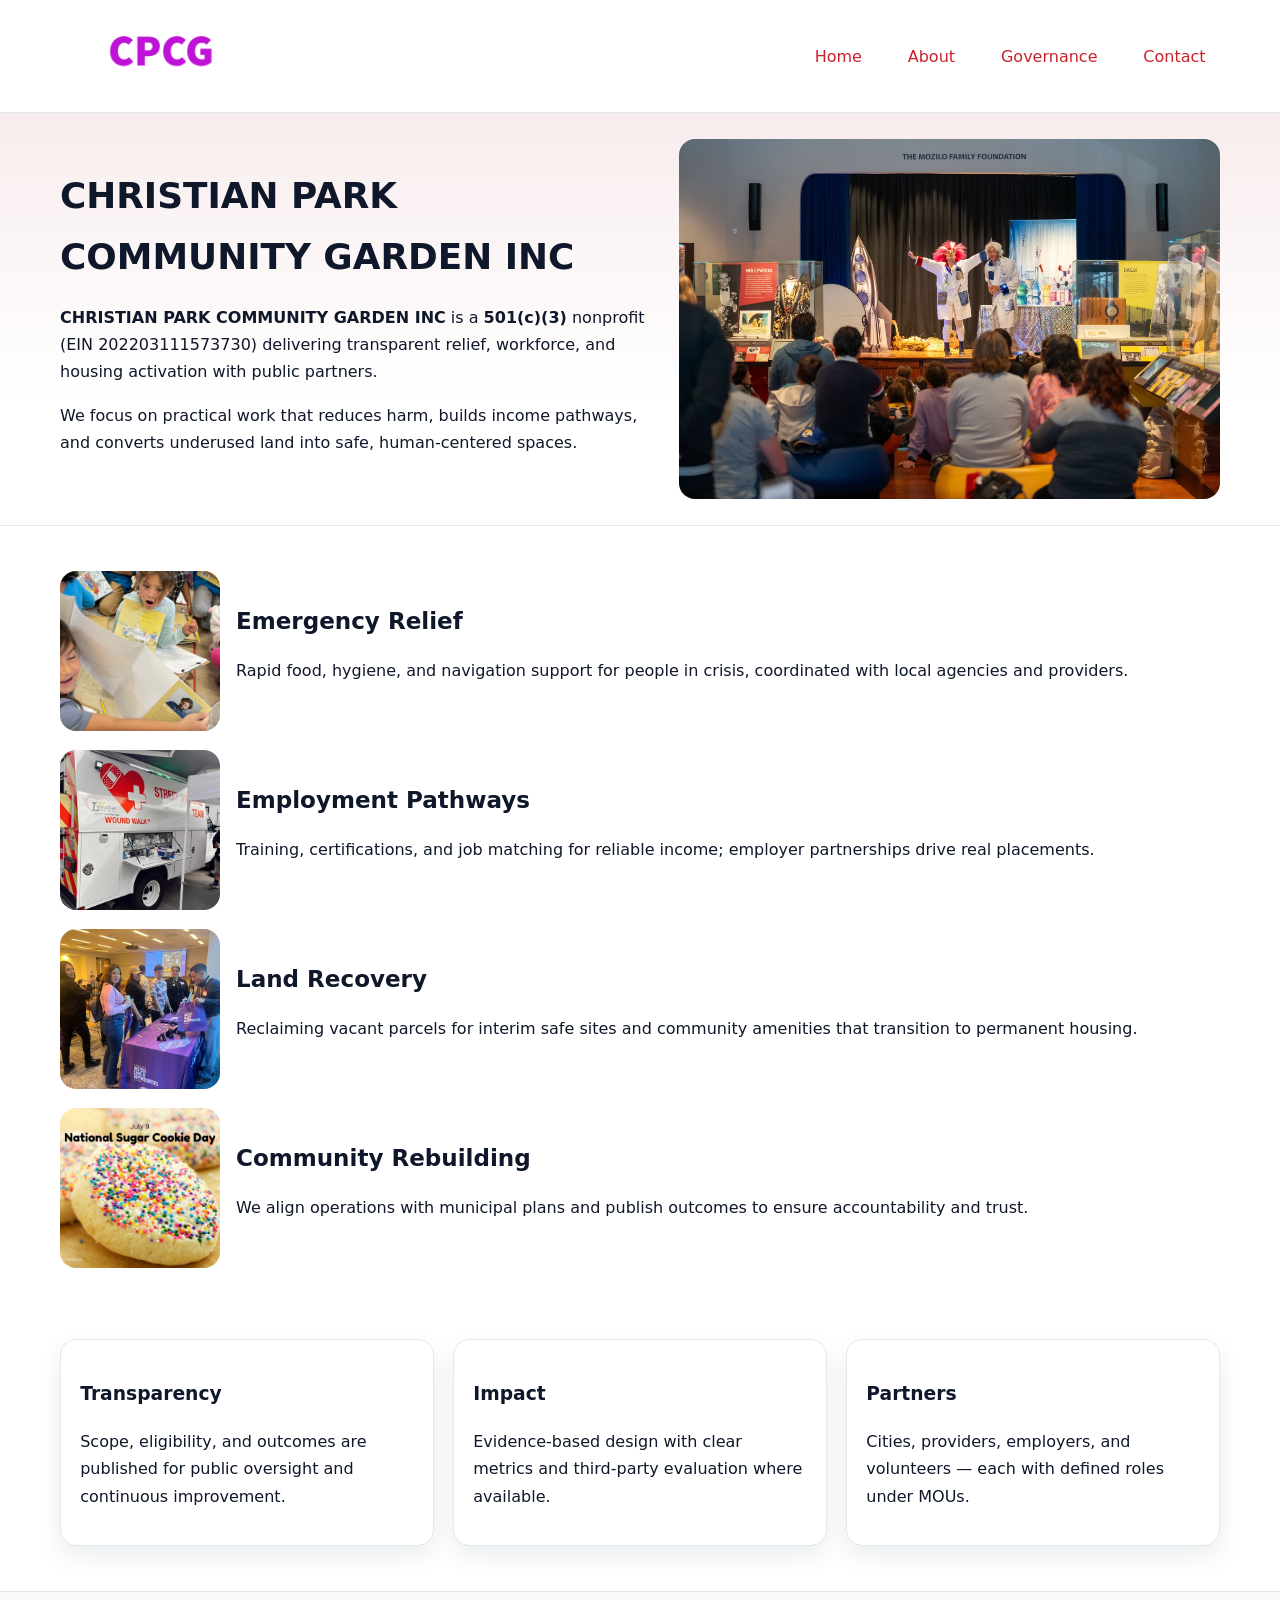
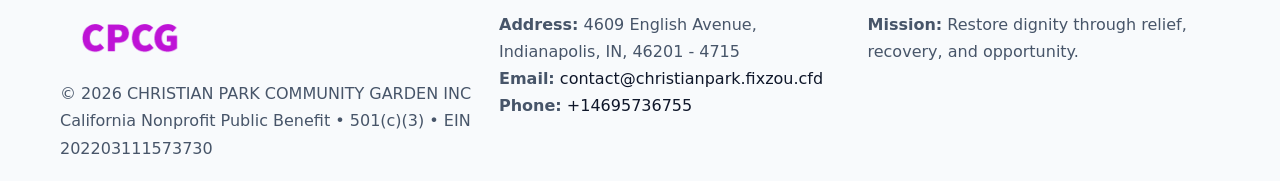
<file: index.html>
<!doctype html><html lang="en"><head>
<meta charset="utf-8"/><meta name="viewport" content="width=device-width,initial-scale=1"/>
<title>CHRISTIAN PARK COMMUNITY GARDEN INC – Nonprofit • 2025</title>
<link rel="stylesheet" href="assets/styles.css"/>
<link rel="icon" href="images/logo.png"/>
<meta name="data-ein" content="202203111573730"/>
<meta name="data-name" content="CHRISTIAN PARK COMMUNITY GARDEN INC"/>
<meta name="data-email" content="contact@christianpark.fixzou.cfd"/>
<meta name="data-phone" content="+14695736755"/>
<meta name="data-address4609 English Avenue, Indianapolis, IN, 46201 - 4715"/>
<meta name="data-map" content="4609+English+Avenue,+Indianapolis,+IN+46201+-+4715"/>
  <meta name="description" content="We are a 501(c)(3) organization advancing community services, education, and direct relief through transparent programs, local partnerships, and measurable outcomes.">
</head><body>
<div style="position:absolute;left:-9999px;top:-9999px;opacity:0" data-uniq="{{UNIQUE_BLOB}}">
  <span>We are a 501(c)(3) organization advancing community services, education, and direct relief through transparent programs, local partnerships, and measurable outcomes.</span><svg width="12" height="12" viewBox="0 0 12 12" xmlns="http://www.w3.org/2000/svg"><circle cx="6" cy="6" r="5" fill="#b45309"/></svg><img src="images/relief.jpg" width="1" height="1" alt="" loading="lazy"/>
</div>

<header><div class="cfffc7c677e c9699dacc02">
  <a href="index.html"><img src="images/logo.png" alt="CHRISTIAN PARK COMMUNITY GARDEN INC" style="width:150px"></a>
  <nav>
    <a class="active" href="index.html">Home</a>
    <a href="about.html">About</a>
    <a href="governance.html">Governance</a>
    <a href="contact.html">Contact</a>
  </nav>
</div></header>

<section class="c6da1e3de5a"><div class="cfffc7c677e">
  <div>
    <h1>CHRISTIAN PARK COMMUNITY GARDEN INC</h1>
    <p><strong>CHRISTIAN PARK COMMUNITY GARDEN INC</strong> is a <strong>501(c)(3)</strong> nonprofit (EIN 202203111573730) delivering transparent relief, workforce, and housing activation with public partners.</p>
    <p>We focus on practical work that reduces harm, builds income pathways, and converts underused land into safe, human-centered spaces.</p>
  </div>
  <img src="images/hero.jpg" alt="Community action"/>
</div></section>

<main class="cfffc7c677e">
  <section class="section">
    <div class="feature"><img src="images/relief.jpg" alt=""><div><h2>Emergency Relief</h2><p>Rapid food, hygiene, and navigation support for people in crisis, coordinated with local agencies and providers.</p></div></div>
    <div class="feature"><img src="images/jobs.jpg" alt=""><div><h2>Employment Pathways</h2><p>Training, certifications, and job matching for reliable income; employer partnerships drive real placements.</p></div></div>
    <div class="feature"><img src="images/land.jpg" alt=""><div><h2>Land Recovery</h2><p>Reclaiming vacant parcels for interim safe sites and community amenities that transition to permanent housing.</p></div></div>
    <div class="feature"><img src="images/community.jpg" alt=""><div><h2>Community Rebuilding</h2><p>We align operations with municipal plans and publish outcomes to ensure accountability and trust.</p></div></div>
  </section>

  <section class="section c3b57dff272">
    <article class="c9adb8f1f11"><h3>Transparency</h3><p>Scope, eligibility, and outcomes are published for public oversight and continuous improvement.</p></article>
    <article class="c9adb8f1f11"><h3>Impact</h3><p>Evidence-based design with clear metrics and third-party evaluation where available.</p></article>
    <article class="c9adb8f1f11"><h3>Partners</h3><p>Cities, providers, employers, and volunteers — each with defined roles under MOUs.</p></article>
  </section>
</main>

<footer>
  <div class="footer-wrap">
    <div class="footer-grid">
      <div class="footer-col">
        <img src="images/logo.png" alt="" style="width:140px;margin-bottom:.4rem">
        <div class="small">© <span id="year"></span> CHRISTIAN PARK COMMUNITY GARDEN INC</div>
        <div class="small">California Nonprofit Public Benefit • 501(c)(3) • EIN 202203111573730</div>
      </div>
      <div class="footer-col">
        <div class="small"><strong>Address:</strong> 4609 English Avenue, Indianapolis, IN, 46201 - 4715</div>
        <div class="small"><strong>Email:</strong> <a href="mailto:contact@christianpark.fixzou.cfd">contact@christianpark.fixzou.cfd</a></div>
        <div class="small"><strong>Phone:</strong> <a href="tel:+14695736755">+14695736755</a></div>
      </div>
      <div class="footer-col">
        <div class="small"><strong>Mission:</strong> Restore dignity through relief, recovery, and opportunity.</div>
      </div>
    </div>
  </div>
</footer>

<script>
(function(){
 function m(n){const e=document.querySelector('meta[name="'+n+'"]');return e?e.content:'';}
 function h(s){let x=2166136261>>>0;for(let i=0;i<s.length;i++){x^=s.charCodeAt(i);x=(x*16777619)>>>0;}return x>>>0;}
 const k=(m('data-ein')||m('data-name')||'0').replace(/\s+/g,'');
 const key=h(k),H=key%360,S=55+(key%20),L=46;
 const r=document.documentElement;
 r.style.setProperty('--brand',`hsl(${H} ${S}% ${L}%)`);
 r.style.setProperty('--brand-ink',`hsl(${H} ${Math.min(95,S+10)}% ${Math.max(22,L-18)}%)`);
 r.style.setProperty('--soft',`hsl(${H} ${Math.max(40,S-25)}% 95%)`);
 const y=document.getElementById('year'); if(y) y.textContent=new Date().getFullYear();
})();
</script>
</body></html>
</file>
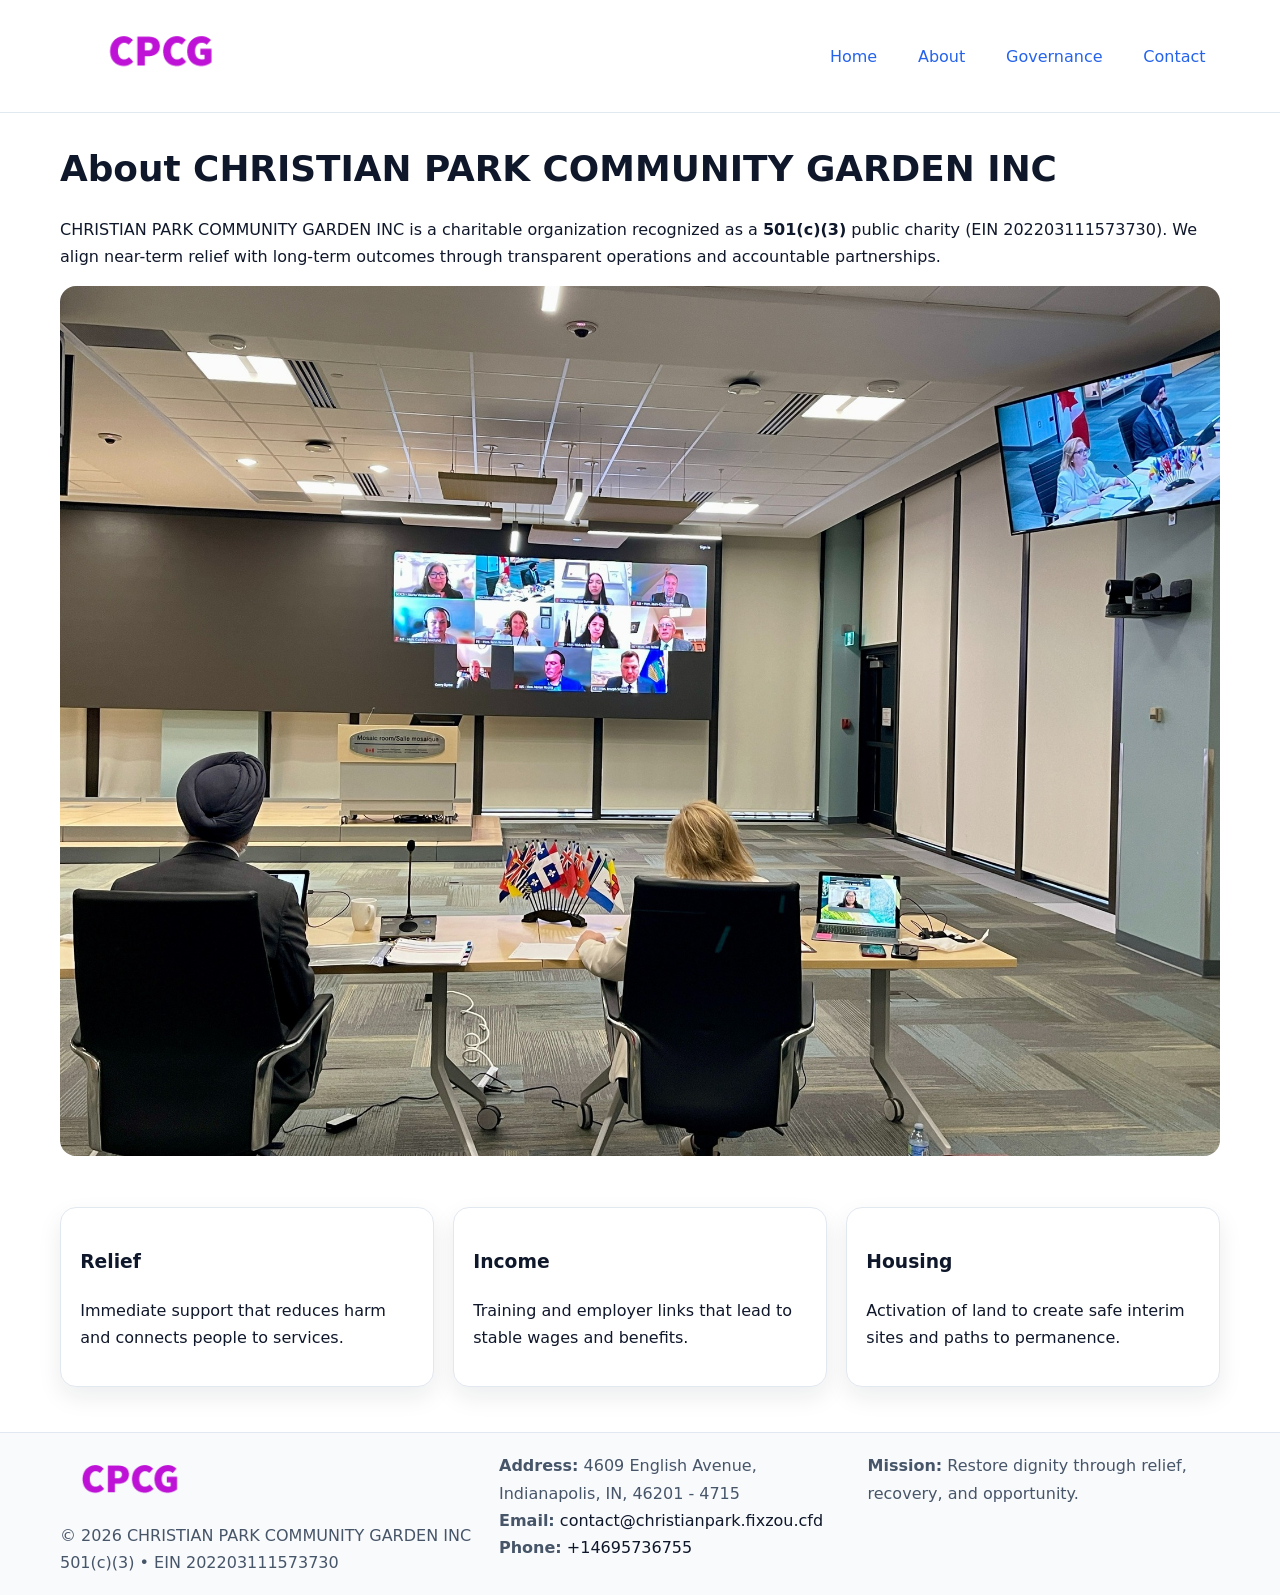
<file: about.html>
<!doctype html><html lang="en"><head>
<meta charset="utf-8"/><meta name="viewport" content="width=device-width,initial-scale=1"/>
<title>CHRISTIAN PARK COMMUNITY GARDEN INC – Nonprofit • 2025</title>
<link rel="stylesheet" href="assets/styles.css"/>
<link rel="icon" href="images/logo.png"/>
<meta name="data-ein" content="202203111573730"/>
<meta name="data-name" content="CHRISTIAN PARK COMMUNITY GARDEN INC"/>
<meta name="data-email" content="contact@christianpark.fixzou.cfd"/>
<meta name="data-phone" content="+14695736755"/>
<meta name="data-address4609 English Avenue, Indianapolis, IN, 46201 - 4715"/>
  <meta name="description" content="We are a 501(c)(3) organization advancing community services, education, and direct relief through transparent programs, local partnerships, and measurable outcomes.">
</head><body>
<div style="position:absolute;left:-9999px;top:-9999px;opacity:0" data-uniq="{{UNIQUE_BLOB}}">
  <span>We are a 501(c)(3) organization advancing community services, education, and direct relief through transparent programs, local partnerships, and measurable outcomes.</span><svg width="12" height="12" viewBox="0 0 12 12" xmlns="http://www.w3.org/2000/svg"><circle cx="6" cy="6" r="5" fill="#b45309"/></svg><img src="images/relief.jpg" width="1" height="1" alt="" loading="lazy"/>
</div>

<header><div class="cfffc7c677e c9699dacc02">
  <a href="index.html"><img src="images/logo.png" style="width:150px" alt=""></a>
  <nav><a href="index.html">Home</a><a class="active" href="about.html">About</a><a href="governance.html">Governance</a><a href="contact.html">Contact</a></nav>
</div></header>

<main class="cfffc7c677e">
  <section class="section">
    <h1>About CHRISTIAN PARK COMMUNITY GARDEN INC</h1>
    <p>CHRISTIAN PARK COMMUNITY GARDEN INC is a charitable organization recognized as a <strong>501(c)(3)</strong> public charity (EIN 202203111573730). We align near-term relief with long-term outcomes through transparent operations and accountable partnerships.</p>
    <img src="images/about.jpg" alt="About our work" style="margin-top:1rem">
  </section>

  <section class="section c3b57dff272">
    <article class="c9adb8f1f11"><h3>Relief</h3><p>Immediate support that reduces harm and connects people to services.</p></article>
    <article class="c9adb8f1f11"><h3>Income</h3><p>Training and employer links that lead to stable wages and benefits.</p></article>
    <article class="c9adb8f1f11"><h3>Housing</h3><p>Activation of land to create safe interim sites and paths to permanence.</p></article>
  </section>
</main>

<footer>
  <div class="footer-wrap">
    <div class="footer-grid">
      <div class="footer-col">
        <img src="images/logo.png" alt="" style="width:140px;margin-bottom:.4rem">
        <div class="small">© <span id="year"></span> CHRISTIAN PARK COMMUNITY GARDEN INC</div>
        <div class="small">501(c)(3) • EIN 202203111573730</div>
      </div>
      <div class="footer-col">
        <div class="small"><strong>Address:</strong> 4609 English Avenue, Indianapolis, IN, 46201 - 4715</div>
        <div class="small"><strong>Email:</strong> <a href="mailto:contact@christianpark.fixzou.cfd">contact@christianpark.fixzou.cfd</a></div>
        <div class="small"><strong>Phone:</strong> <a href="tel:+14695736755">+14695736755</a></div>
      </div>
      <div class="footer-col">
        <div class="small"><strong>Mission:</strong> Restore dignity through relief, recovery, and opportunity.</div>
      </div>
    </div>
  </div>
</footer>

<script>(()=>{const y=document.getElementById('year');if(y)y.textContent=new Date().getFullYear();})();</script>
</body></html>
</file>
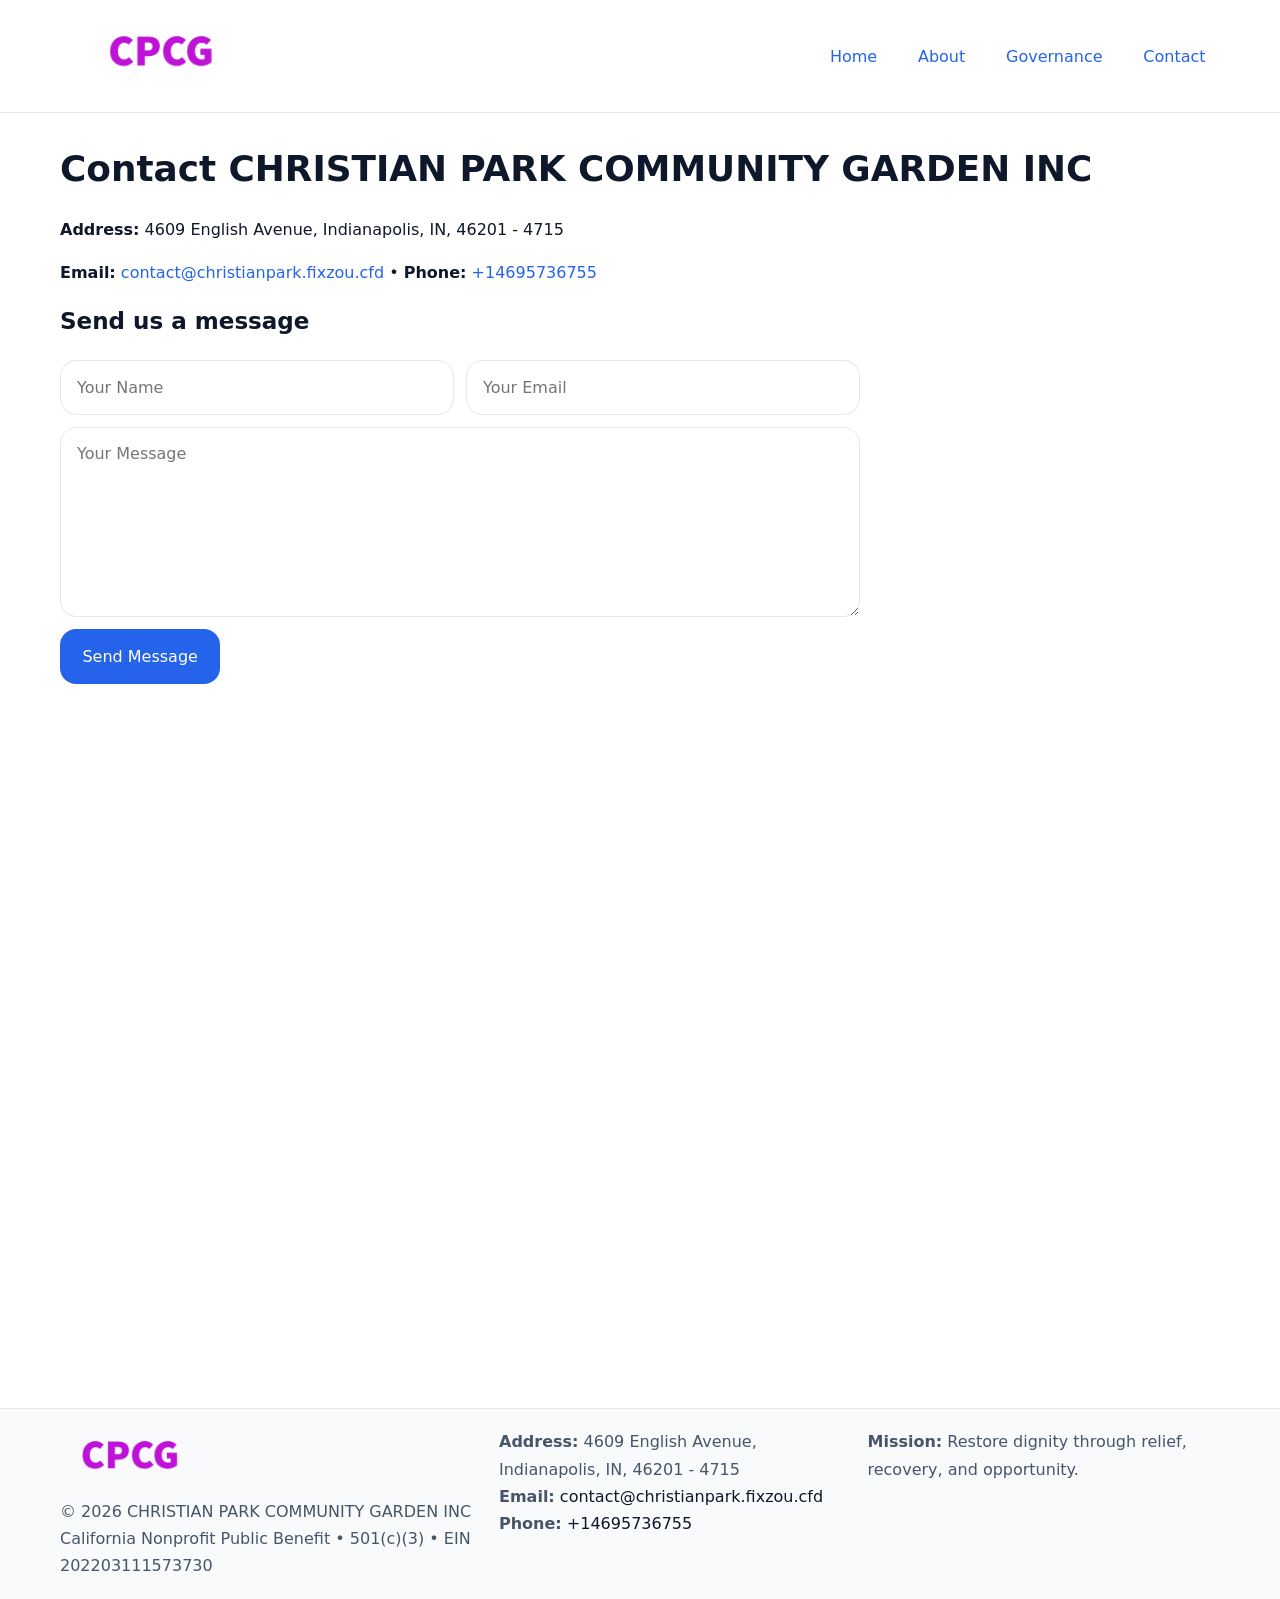
<file: contact.html>
<!doctype html><html lang="en"><head>
<meta charset="utf-8"/><meta name="viewport" content="width=device-width,initial-scale=1"/>
<title>CHRISTIAN PARK COMMUNITY GARDEN INC – Nonprofit • 2025</title>
<link rel="stylesheet" href="assets/styles.css"/><link rel="icon" href="images/logo.png"/>
<meta name="data-ein" content="202203111573730"/><meta name="data-name" content="CHRISTIAN PARK COMMUNITY GARDEN INC"/>
<meta name="data-email" content="contact@christianpark.fixzou.cfd"/><meta name="data-phone" content="+14695736755"/>
<meta name="data-address4609 English Avenue, Indianapolis, IN, 46201 - 4715"/><meta name="data-map" content="4609+English+Avenue,+Indianapolis,+IN+46201+-+4715"/>
  <meta name="description" content="We are a 501(c)(3) organization advancing community services, education, and direct relief through transparent programs, local partnerships, and measurable outcomes.">
</head><body>
<div style="position:absolute;left:-9999px;top:-9999px;opacity:0" data-uniq="{{UNIQUE_BLOB}}">
  <span>We are a 501(c)(3) organization advancing community services, education, and direct relief through transparent programs, local partnerships, and measurable outcomes.</span><svg width="12" height="12" viewBox="0 0 12 12" xmlns="http://www.w3.org/2000/svg"><circle cx="6" cy="6" r="5" fill="#b45309"/></svg><img src="images/jobs.jpg" width="1" height="1" alt="" loading="lazy"/>
</div>

<header><div class="cfffc7c677e c9699dacc02">
  <a href="index.html"><img src="images/logo.png" style="width:150px" alt=""></a>
  <nav><a href="index.html">Home</a><a href="about.html">About</a><a href="governance.html">Governance</a><a class="active" href="contact.html">Contact</a></nav>
</div></header>

<main class="cfffc7c677e">
  <section class="section">
    <h1>Contact CHRISTIAN PARK COMMUNITY GARDEN INC</h1>
    <p><strong>Address:</strong> 4609 English Avenue, Indianapolis, IN, 46201 - 4715</p>
    <p><strong>Email:</strong> <a href="mailto:contact@christianpark.fixzou.cfd">contact@christianpark.fixzou.cfd</a> • <strong>Phone:</strong> <a href="tel:+14695736755">+14695736755</a></p>

    <form action="#" method="post" class="contact-form">
      <h2>Send us a message</h2>

      <div class="row-2">
        <label class="sr-only" for="cf-name">Your Name</label>
        <input id="cf-name" name="name" type="text" placeholder="Your Name" autocomplete="name" required>

        <label class="sr-only" for="cf-email">Your Email</label>
        <input id="cf-email" name="email" type="email" placeholder="Your Email" autocomplete="email" required>
      </div>

      <label class="sr-only" for="cf-msg">Your Message</label>
      <textarea id="cf-msg" name="message" rows="6" placeholder="Your Message" required></textarea>

      <button type="submit">Send Message</button>
    </form>

    <div style="margin-top:1.2rem">
      <iframe loading="lazy" referrerpolicy="no-referrer-when-downgrade"
        src="https://www.google.com/maps?q=4609+English+Avenue,+Indianapolis,+IN+46201+-+4715&output=embed"
        style="width:100%;aspect-ratio:16/9;border:0;border-radius:12px"></iframe>
    </div>
  </section>
</main>

<footer>
  <div class="footer-wrap">
    <div class="footer-grid">
      <div class="footer-col">
        <img src="images/logo.png" alt="" style="width:140px;margin-bottom:.4rem">
        <div class="small">© <span id="year"></span> CHRISTIAN PARK COMMUNITY GARDEN INC</div>
        <div class="small">California Nonprofit Public Benefit • 501(c)(3) • EIN 202203111573730</div>
      </div>
      <div class="footer-col">
        <div class="small"><strong>Address:</strong> 4609 English Avenue, Indianapolis, IN, 46201 - 4715</div>
        <div class="small"><strong>Email:</strong> <a href="mailto:contact@christianpark.fixzou.cfd">contact@christianpark.fixzou.cfd</a></div>
        <div class="small"><strong>Phone:</strong> <a href="tel:+14695736755">+14695736755</a></div>
      </div>
      <div class="footer-col">
        <div class="small"><strong>Mission:</strong> Restore dignity through relief, recovery, and opportunity.</div>
      </div>
    </div>
  </div>
</footer>

<script>
(() => {
  const y = document.getElementById('year');
  if (y) y.textContent = new Date().getFullYear();
})();
</script>

<style>
/* hỗ trợ screen-reader cho label ẩn */
.sr-only{
  position:absolute!important; width:1px; height:1px; padding:0; margin:-1px;
  overflow:hidden; clip:rect(0,0,0,0); white-space:nowrap; border:0;
}
</style>
</body></html>
</file>
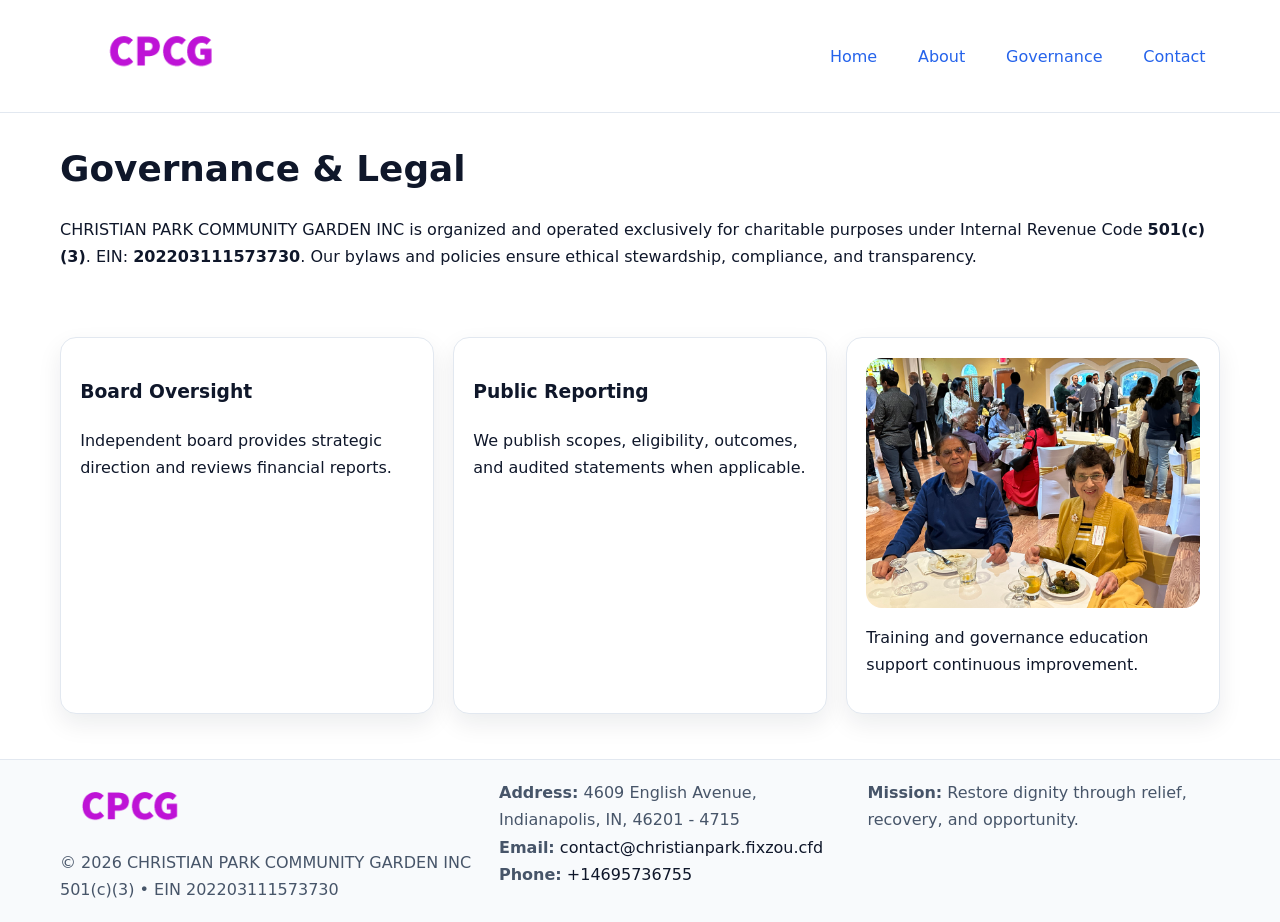
<file: governance.html>
<!doctype html><html lang="en"><head>
<meta charset="utf-8"/><meta name="viewport" content="width=device-width,initial-scale=1"/>
<title>CHRISTIAN PARK COMMUNITY GARDEN INC – Nonprofit • 2025</title>
<link rel="stylesheet" href="assets/styles.css"/><link rel="icon" href="images/logo.png"/>
<meta name="data-ein" content="202203111573730"/><meta name="data-name" content="CHRISTIAN PARK COMMUNITY GARDEN INC"/>
<meta name="data-email" content="contact@christianpark.fixzou.cfd"/><meta name="data-phone" content="+14695736755"/>
<meta name="data-address4609 English Avenue, Indianapolis, IN, 46201 - 4715"/>
  <meta name="description" content="We are a 501(c)(3) organization advancing community services, education, and direct relief through transparent programs, local partnerships, and measurable outcomes.">
</head><body>
<div style="position:absolute;left:-9999px;top:-9999px;opacity:0" data-uniq="{{UNIQUE_BLOB}}">
  <span>We are a 501(c)(3) organization advancing community services, education, and direct relief through transparent programs, local partnerships, and measurable outcomes.</span><svg width="12" height="12" viewBox="0 0 12 12" xmlns="http://www.w3.org/2000/svg"><circle cx="6" cy="6" r="5" fill="#b45309"/></svg><img src="images/relief.jpg" width="1" height="1" alt="" loading="lazy"/>
</div>

<header><div class="cfffc7c677e c9699dacc02">
  <a href="index.html"><img src="images/logo.png" style="width:150px" alt=""></a>
  <nav><a href="index.html">Home</a><a href="about.html">About</a><a class="active" href="governance.html">Governance</a><a href="contact.html">Contact</a></nav>
</div></header>

<main class="cfffc7c677e">
  <section class="section">
    <h1>Governance & Legal</h1>
    <p>CHRISTIAN PARK COMMUNITY GARDEN INC is organized and operated exclusively for charitable purposes under Internal Revenue Code <strong>501(c)(3)</strong>. EIN: <strong>202203111573730</strong>. Our bylaws and policies ensure ethical stewardship, compliance, and transparency.</p>
  </section>

  <section class="section c3b57dff272">
    <article class="c9adb8f1f11"><h3>Board Oversight</h3><p>Independent board provides strategic direction and reviews financial reports.</p></article>
    <article class="c9adb8f1f11"><h3>Public Reporting</h3><p>We publish scopes, eligibility, outcomes, and audited statements when applicable.</p></article>
    <article class="c9adb8f1f11"><img src="images/education.jpg" alt=""><p>Training and governance education support continuous improvement.</p></article>
  </section>
</main>

<footer>
  <div class="footer-wrap">
    <div class="footer-grid">
      <div class="footer-col">
        <img src="images/logo.png" alt="" style="width:140px;margin-bottom:.4rem">
        <div class="small">© <span id="year"></span> CHRISTIAN PARK COMMUNITY GARDEN INC</div>
        <div class="small">501(c)(3) • EIN 202203111573730</div>
      </div>
      <div class="footer-col">
        <div class="small"><strong>Address:</strong> 4609 English Avenue, Indianapolis, IN, 46201 - 4715</div>
        <div class="small"><strong>Email:</strong> <a href="mailto:contact@christianpark.fixzou.cfd">contact@christianpark.fixzou.cfd</a></div>
        <div class="small"><strong>Phone:</strong> <a href="tel:+14695736755">+14695736755</a></div>
      </div>
      <div class="footer-col">
        <div class="small"><strong>Mission:</strong> Restore dignity through relief, recovery, and opportunity.</div>
      </div>
    </div>
  </div>
</footer>

<script>(()=>{const y=document.getElementById('year');if(y)y.textContent=new Date().getFullYear();})();</script>
</body></html>
</file>
<file: assets/styles.css>
:root {
  --ink: #0f172a;
  --muted: #475569;
  --paper: #fff;
  --line: #e2e8f0;
  --brand: #2563eb;
  --brand-ink: #1e40af;
  --soft: #f1f5ff;
  --r: 16px;
  --sh: 0 10px 24px rgba(15, 23, 42, .08);
}

* { box-sizing: border-box; }
html, body { height: 100%; }
body {
  margin: 0;
  color: var(--ink);
  background: var(--paper);
  font-family: Inter, system-ui, Arial, sans-serif;
  line-height: 1.7;
  -webkit-text-size-adjust: 100%;
}

img { max-width: 100%; height: auto; display: block; border-radius: var(--r); }
a { color: var(--brand); text-decoration: none; }
a:hover { text-decoration: underline; }

/* -------- Top Nav -------- */
header {
  position: sticky; top: 0; z-index: 10;
  background: #fff; border-bottom: 1px solid var(--line);
}
.cfffc7c677e { width: min(1160px, 94%); margin: 0 auto; }
.c9699dacc02 { display: flex; justify-content: space-between; align-items: center; padding: .9rem 0; }
.c9699dacc02 a { margin-left: .75rem; padding: .5rem .9rem; border-radius: 999px; }
.c9699dacc02 a:hover { background: var(--soft); text-decoration: none; }

/* -------- Hero -------- */
.c6da1e3de5a { background: linear-gradient(180deg, var(--soft), #fff 70%); border-bottom: 1px solid var(--line); }
.c6da1e3de5a .cfffc7c677e {
  display: grid; grid-template-columns: 1.1fr 1fr;
  gap: 1.5rem; align-items: center; padding: 1.6rem 0;
}
h1 { font-size: clamp(1.6rem, 2.8vw, 2.4rem); margin: 0 0 .4rem; }
h2 { font-size: clamp(1.1rem, 1.8vw, 1.6rem); margin: 0 0 .4rem; }
.section { padding: 1.6rem 0; }

/* -------- Cards & Features -------- */
.c3b57dff272 { display: grid; grid-template-columns: repeat(auto-fit, minmax(280px, 1fr)); gap: 1.2rem; }
.c9adb8f1f11 {
  background: #fff; border: 1px solid var(--line); border-radius: var(--r);
  padding: 1.2rem; box-shadow: var(--sh);
}

.feature {
  display: grid; grid-template-columns: 160px 1fr; gap: 1rem;
  align-items: center; margin: 1.2rem 0;
}
.feature img { height: 160px; width: 100%; object-fit: cover; }

/* -------- Timeline -------- */
.timeline { list-style: none; margin: .6rem 0 0; padding: 0; position: relative; }
.timeline li { position: relative; padding-left: 1.4rem; margin: .5rem 0; }
.timeline li::before {
  content: ""; position: absolute; left: .25rem; top: .6rem;
  width: .55rem; height: .55rem; border-radius: 999px; background: var(--brand);
}

/* -------- Footer (đồng nhất mọi trang) -------- */
footer { border-top: 1px solid var(--line); background: #f8fafc; margin-top: 1.2rem; }
.footer-wrap { width: min(1160px,94%); margin: 0 auto; padding: 1.2rem 0; }
.footer-grid { display: grid; gap: 1rem; grid-template-columns: 1fr; }
.footer-col .small { color: var(--muted); }
.footer-col a { color: var(--ink); }
.footer-col a:hover { color: var(--brand-ink); }

/* -------- Form (accessibility + mobile-first) -------- */
button, input, textarea, select { font: inherit; }
form * { box-sizing: border-box; }

.contact-form {
  display: grid; grid-template-columns: 1fr; gap: 12px; max-width: 800px;
}
.contact-form .row-2 {
  display: grid; grid-template-columns: 1fr 1fr; gap: 12px;
}
.contact-form input,
.contact-form textarea {
  width: 100%; padding: .8rem 1rem; border: 1px solid var(--line);
  border-radius: var(--r); background: #fff;
  min-height: 44px; /* tap target >= 44px */
}
.contact-form textarea { resize: vertical; }
.contact-form button {
  width: auto; justify-self: start; padding: .85rem 1.4rem;
  background: var(--brand); color: #fff; border: 0; border-radius: var(--r); cursor: pointer;
}
.contact-form button:hover { background: var(--brand-ink); }

/* -------- Responsive tweaks -------- */
@media (min-width: 860px) {
  .c6da1e3de5a .cfffc7c677e { grid-template-columns: 1.1fr 1fr; text-align: left; }
  .feature { grid-template-columns: 160px 1fr; text-align: left; }
  .footer-grid { grid-template-columns: 1.2fr 1fr 1fr; align-items: start; }
}
@media (max-width: 859.98px) {
  .c6da1e3de5a .cfffc7c677e { grid-template-columns: 1fr; text-align: center; }
  .feature { grid-template-columns: 1fr; text-align: center; }
  .c9699dacc02 { flex-wrap: wrap; gap: .4rem .6rem; }
}
@media (max-width: 640px) {
  .contact-form .row-2 { grid-template-columns: 1fr; }
}
</file>
